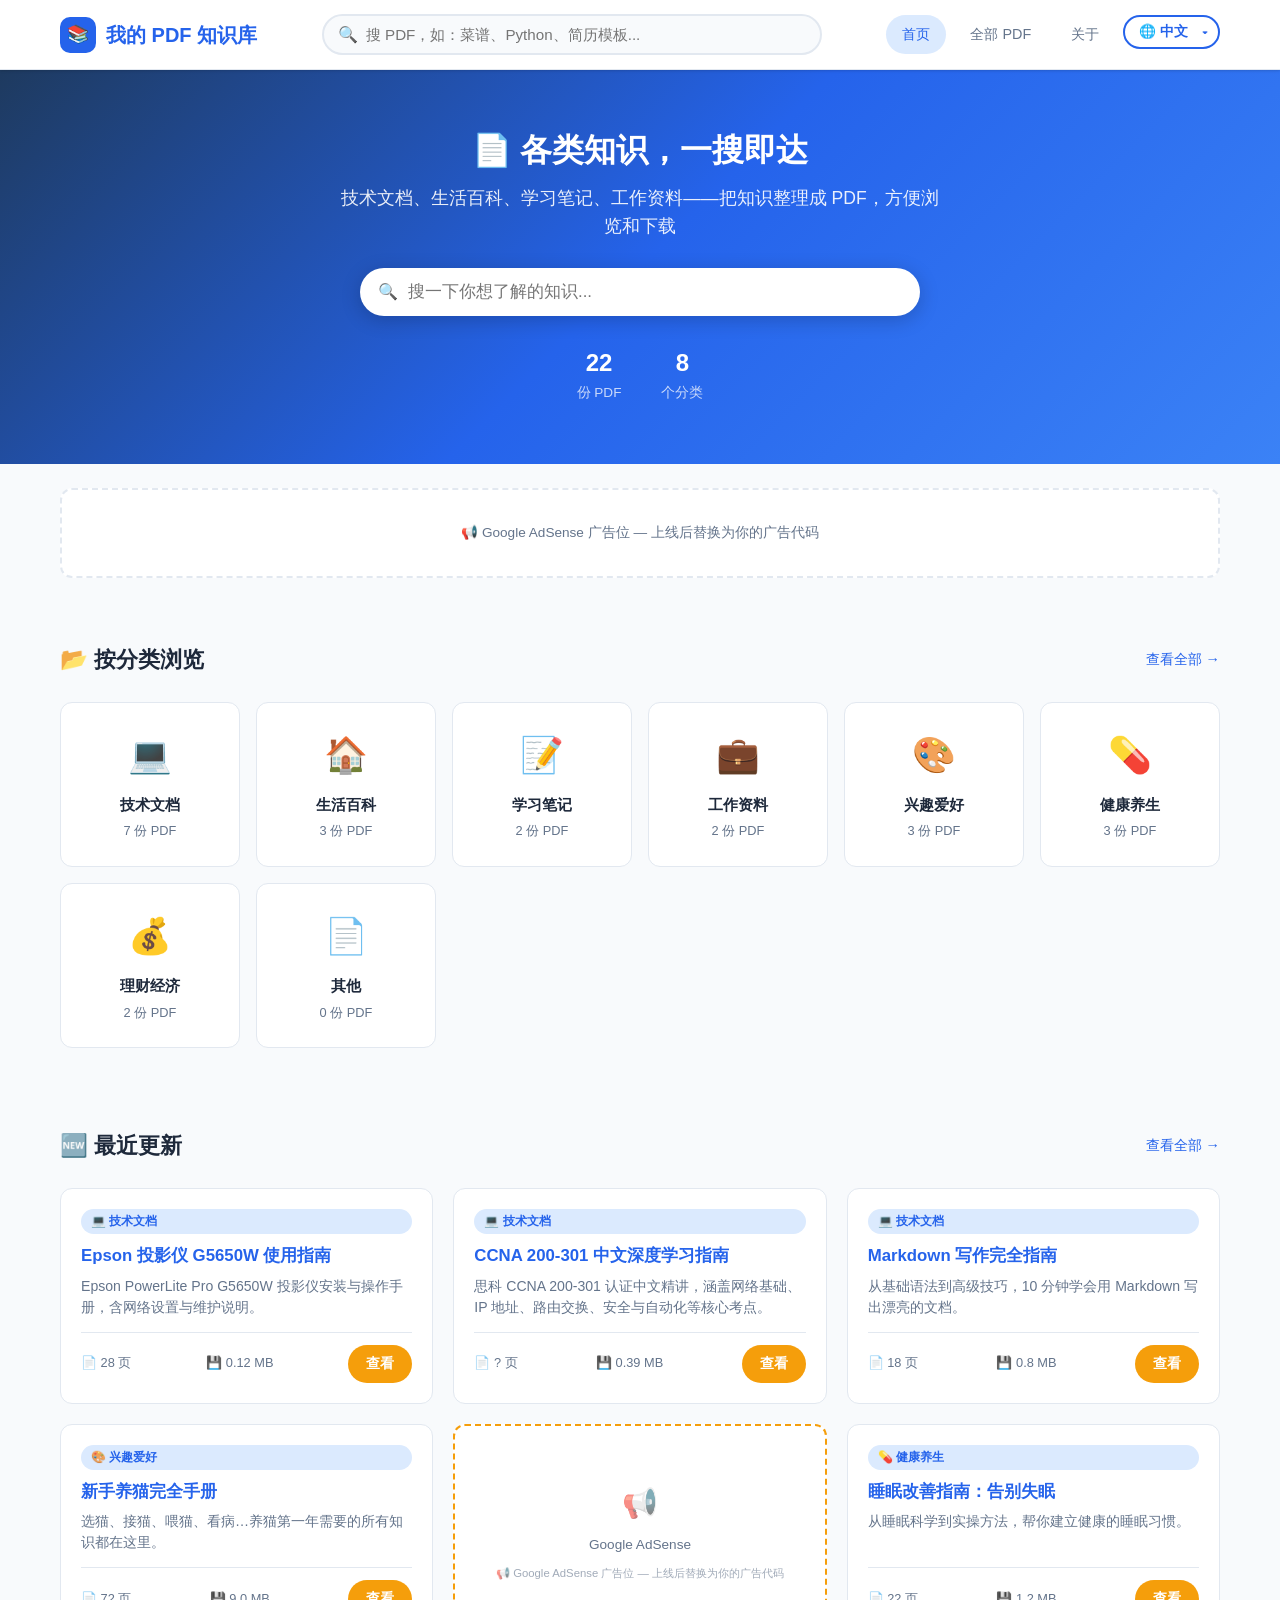
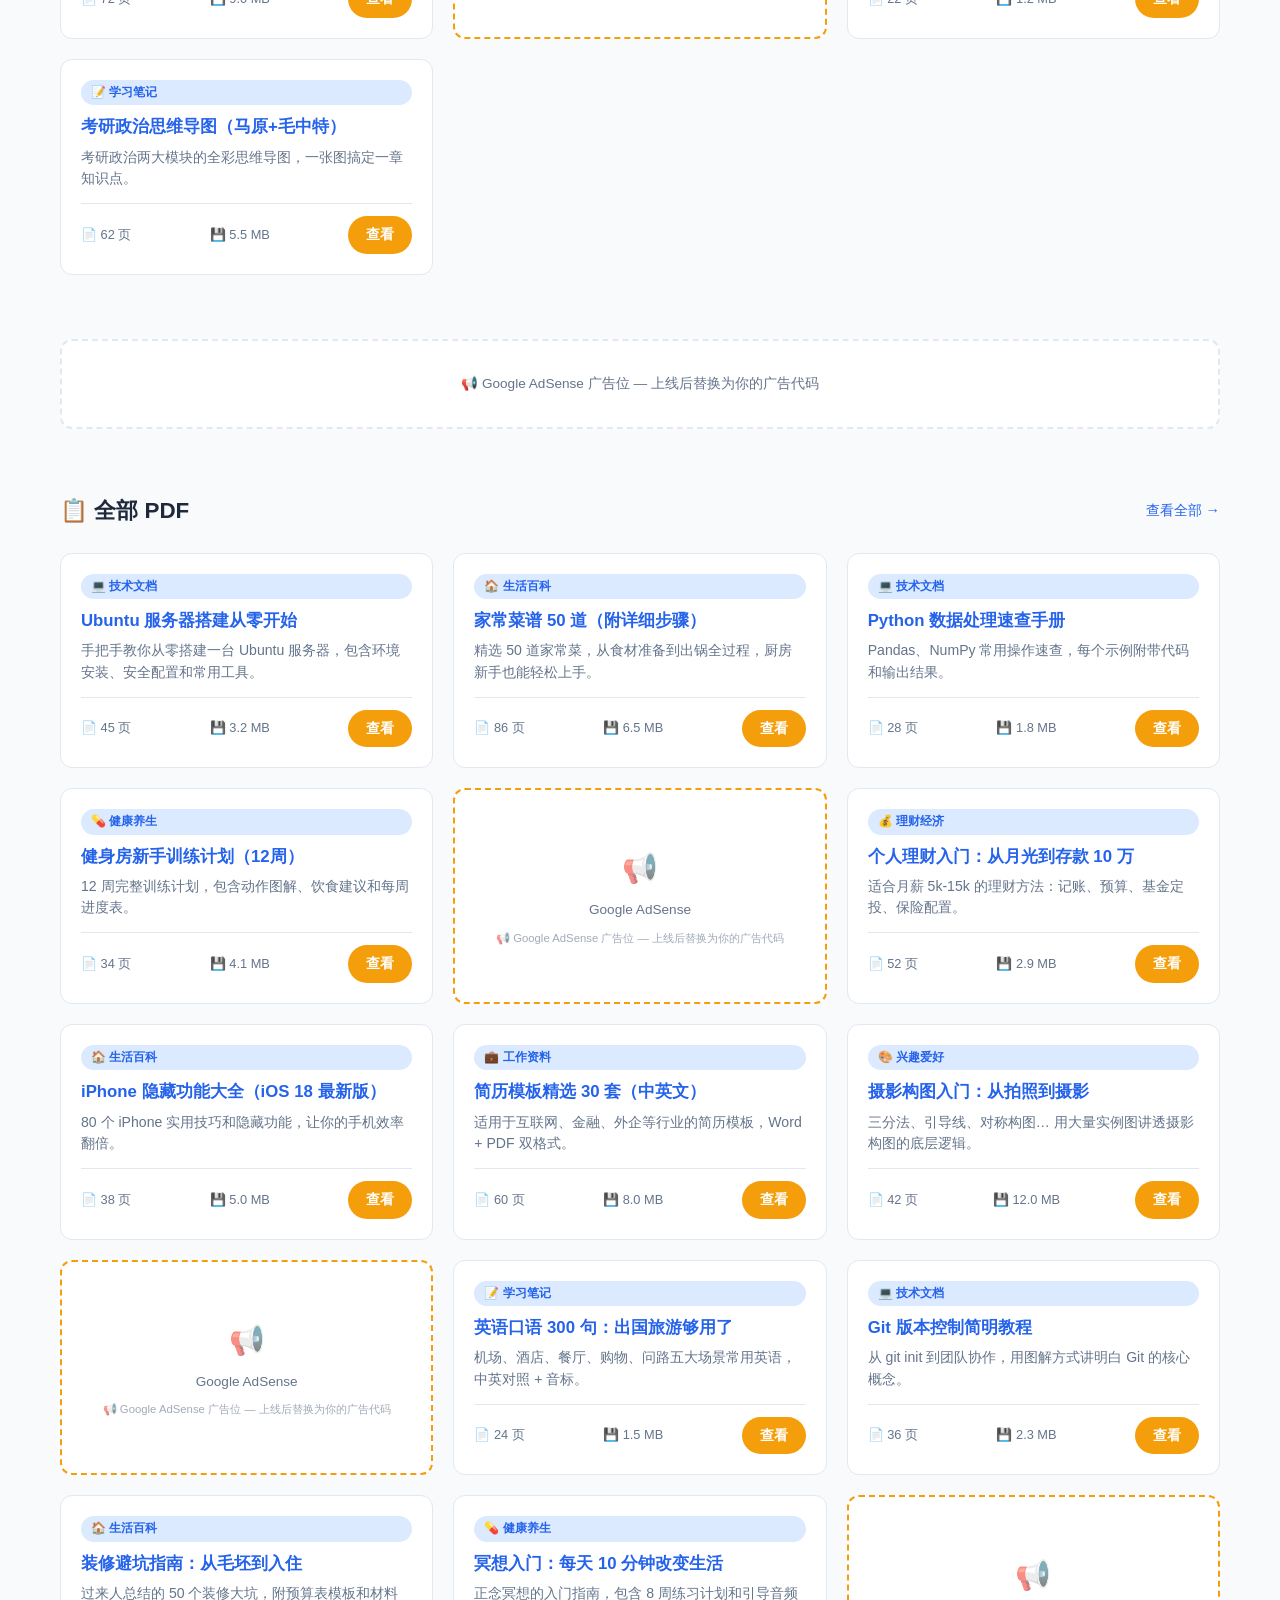
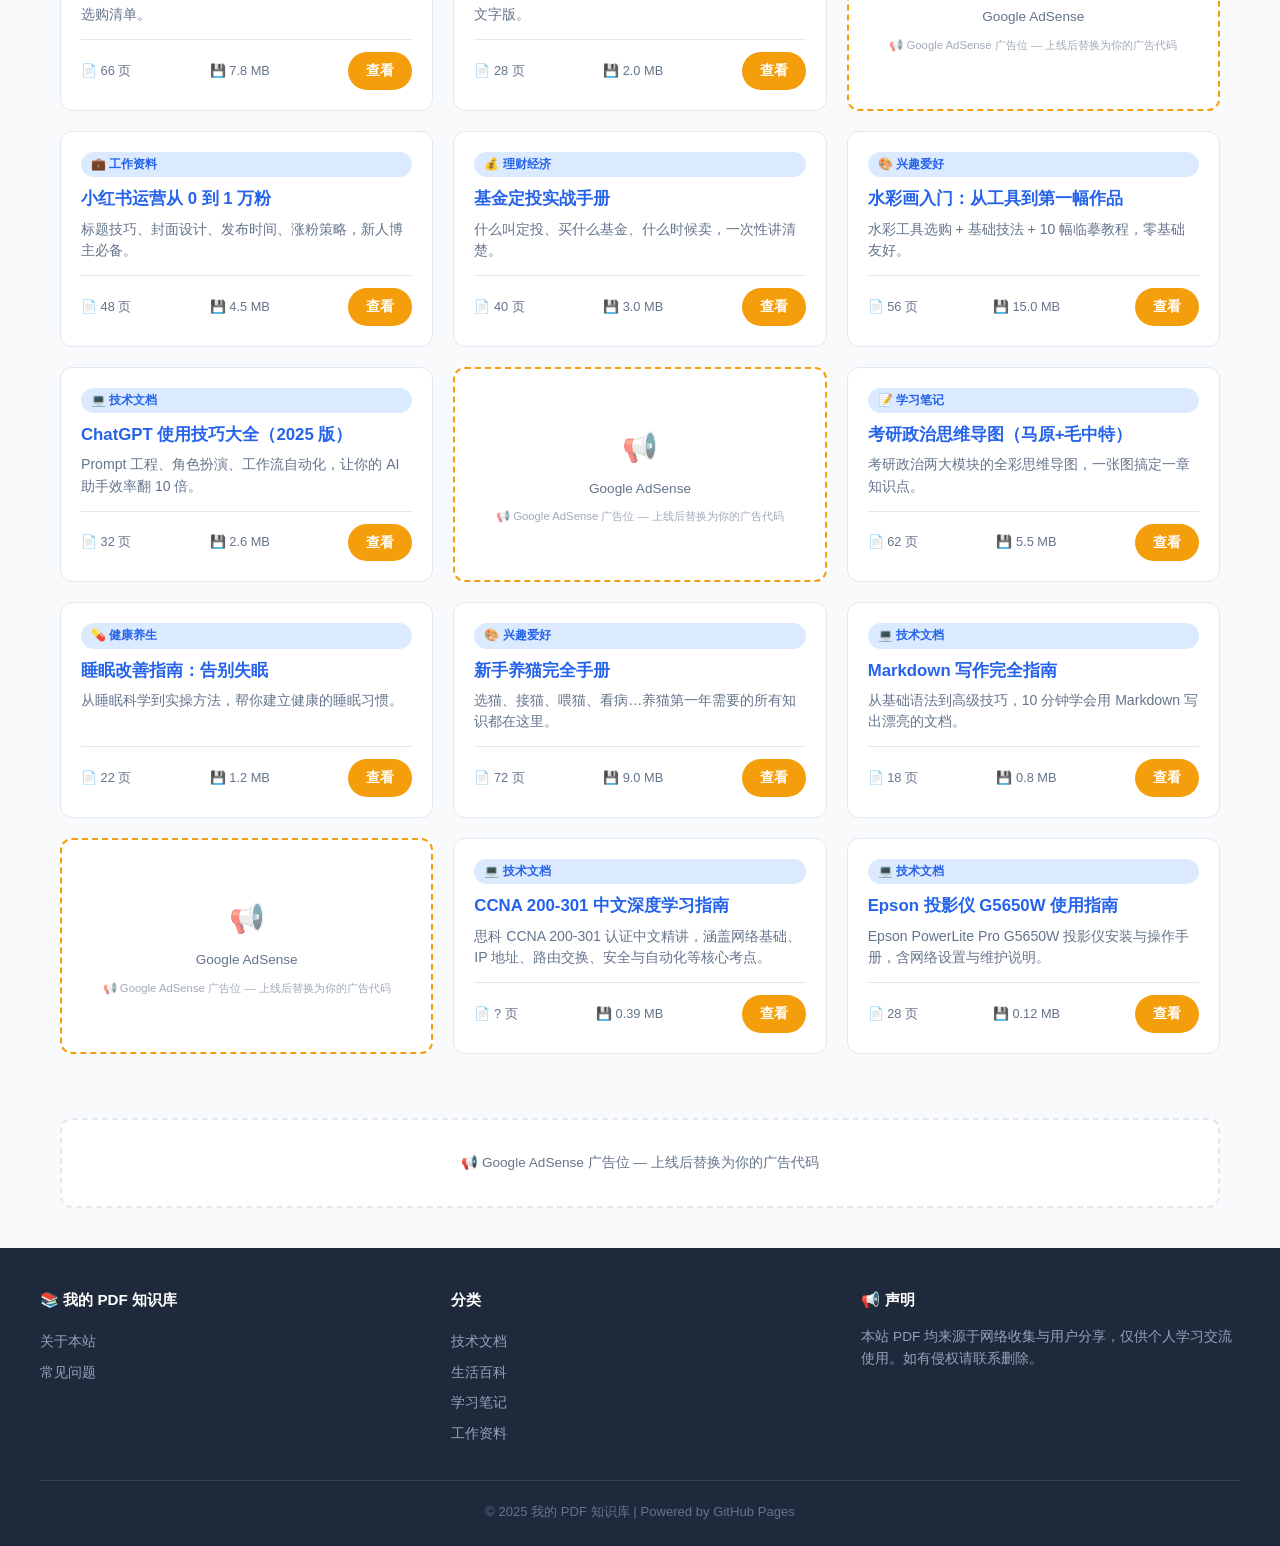
<file: index.html>
<!DOCTYPE html>
<html lang="zh-CN">
<head>
  <meta charset="UTF-8">
  <meta name="viewport" content="width=device-width, initial-scale=1.0">

  <!-- ===== SEO: 基础 Meta ===== -->
  <title>免费 PDF 下载 | 技术/生活/学习/理财知识库 — 我的 PDF 知识库</title>
  <meta name="description" content="免费下载各类实用 PDF 资料：技术文档、生活百科、学习笔记、工作资料、理财经济。整理精选，一搜即达。">
  <meta name="keywords" content="PDF下载,免费PDF,技术文档,学习笔记,知识库,生活百科,工作资料,理财,健康,免费资料下载">
  <meta name="author" content="我的 PDF 知识库">
  <meta name="robots" content="index, follow, max-image-preview:large, max-snippet:-1, max-video-preview:-1">
  <link rel="canonical" href="https://learninghub-pro.github.io/pdf-knowledge-base-/">

  <!-- ===== SEO: Open Graph (Facebook/社交分享) ===== -->
  <meta property="og:type" content="website">
  <meta property="og:title" content="免费 PDF 下载 — 我的 PDF 知识库">
  <meta property="og:description" content="免费下载各类实用 PDF：技术文档、生活百科、学习笔记、工作资料、理财经济。整理精选，一搜即达。">
  <meta property="og:url" content="https://learninghub-pro.github.io/pdf-knowledge-base-/">
  <meta property="og:site_name" content="我的 PDF 知识库">
  <meta property="og:locale" content="zh_CN">

  <!-- ===== SEO: Twitter Card ===== -->
  <meta name="twitter:card" content="summary_large_image">
  <meta name="twitter:title" content="免费 PDF 下载 — 我的 PDF 知识库">
  <meta name="twitter:description" content="免费下载各类实用 PDF：技术文档、生活百科、学习笔记、工作资料。">

  <!-- ===== SEO: JSON-LD 结构化数据 ===== -->
  <script type="application/ld+json">
  {
    "@context": "https://schema.org",
    "@type": "WebSite",
    "name": "我的 PDF 知识库",
    "url": "https://learninghub-pro.github.io/pdf-knowledge-base-/",
    "description": "免费下载各类实用 PDF 资料：技术文档、生活百科、学习笔记、工作资料、理财经济",
    "potentialAction": {
      "@type": "SearchAction",
      "target": {
        "@type": "EntryPoint",
        "urlTemplate": "https://learninghub-pro.github.io/pdf-knowledge-base-/search.html?q={search_term_string}"
      },
      "query-input": "required name=search_term_string"
    },
    "inLanguage": ["zh-CN", "en"]
  }
  </script>

  <link rel="stylesheet" href="css/style.css">
</head>
<body>

<header class="header">
  <div class="header-inner">
    <a href="index.html" class="logo">
      <span class="logo-icon">📚</span>
      <span data-i18n="siteName">我的 PDF 知识库</span>
    </a>
    <div class="search-bar">
      <span class="search-icon">🔍</span>
      <input type="text" id="headerSearch" data-i18n="searchPlaceholder" placeholder="搜 PDF，如：菜谱、Python、简历模板...">
    </div>
    <nav class="nav-links">
      <a href="index.html" class="active" data-i18n="navHome">首页</a>
      <a href="search.html" data-i18n="navAll">全部 PDF</a>
      <a href="about.html" data-i18n="navAbout">关于</a>
    </nav>
  </div>
</header>

<section class="hero">
  <div class="container">
    <h1 data-i18n="heroTitle">📄 各类知识，一搜即达</h1>
    <p data-i18n="heroDesc">技术文档、生活百科、学习笔记、工作资料——把知识整理成 PDF，方便浏览和下载</p>
    <div class="hero-search">
      <span class="search-icon">🔍</span>
      <input type="text" id="heroSearch" data-i18n="heroSearchPlaceholder" placeholder="搜一下你想了解的知识...">
    </div>
    <div class="hero-stats">
      <div class="hero-stat">
        <div class="num" id="totalResources">20</div>
        <div class="label" data-i18n="heroStatFiles">份 PDF</div>
      </div>
      <div class="hero-stat">
        <div class="num" id="totalCategories">8</div>
        <div class="label" data-i18n="heroStatCats">个分类</div>
      </div>
    </div>
  </div>
</section>

<div class="ad-banner">
  <div class="ad-placeholder" data-i18n="adPlaceholder">📢 Google AdSense 广告位 — 上线后替换为你的广告代码</div>
</div>

<section class="section">
  <div class="container">
    <div class="section-header">
      <h2 class="section-title" data-i18n="sectionCategories">📂 按分类浏览</h2>
      <a href="search.html" class="section-link" data-i18n="viewAll">查看全部 →</a>
    </div>
    <div class="category-grid" id="categoryGrid"></div>
  </div>
</section>

<section class="section">
  <div class="container">
    <div class="section-header">
      <h2 class="section-title" data-i18n="sectionLatest">🆕 最近更新</h2>
      <a href="search.html" class="section-link" data-i18n="viewAll">查看全部 →</a>
    </div>
    <div class="resource-grid" id="newResources"></div>
  </div>
</section>

<div class="ad-banner">
  <div class="ad-placeholder" data-i18n="adPlaceholder">📢 Google AdSense 广告位 — 上线后替换为你的广告代码</div>
</div>

<section class="section">
  <div class="container">
    <div class="section-header">
      <h2 class="section-title" data-i18n="sectionAll">📋 全部 PDF</h2>
      <a href="search.html" class="section-link" data-i18n="viewAll">查看全部 →</a>
    </div>
    <div class="resource-grid" id="hotResources"></div>
  </div>
</section>

<div class="ad-banner">
  <div class="ad-placeholder" data-i18n="adPlaceholder">📢 Google AdSense 广告位 — 上线后替换为你的广告代码</div>
</div>

<footer class="footer">
  <div class="footer-grid">
    <div class="footer-col">
      <h4>📚 <span data-i18n="siteName">我的 PDF 知识库</span></h4>
      <a href="about.html" data-i18n="footerAbout">关于本站</a>
      <a href="about.html#faq" data-i18n="footerFAQ">常见问题</a>
    </div>
    <div class="footer-col">
      <h4 data-i18n="footerCats">📂 分类</h4>
      <a href="search.html?category=tech" data-i18n="catTech">技术文档</a>
      <a href="search.html?category=life" data-i18n="catLife">生活百科</a>
      <a href="search.html?category=study" data-i18n="catStudy">学习笔记</a>
      <a href="search.html?category=work" data-i18n="catWork">工作资料</a>
    </div>
    <div class="footer-col">
      <h4>📢 声明</h4>
      <p style="font-size:0.85rem;color:#94a3b8;" data-i18n="footerDisclaimer">本站 PDF 均来源于网络收集与用户分享，仅供个人学习交流使用。如有侵权请联系删除。</p>
    </div>
  </div>
  <div class="footer-bottom">
    <p data-i18n="footerCopyright">© 2025 我的 PDF 知识库 | Powered by GitHub Pages</p>
  </div>
</footer>

<button class="back-to-top" id="backToTop" title="回到顶部">↑</button>

<div class="ad-sticky-bottom" id="adSticky">
  <button class="ad-sticky-close" onclick="document.getElementById('adSticky').style.display='none'" title="关闭">✕</button>
  <span>📢 Google AdSense</span>
</div>

<script src="js/i18n.js"></script>
<script src="js/data.js"></script>
<script src="js/main.js"></script>
</body>
</html>
</file>
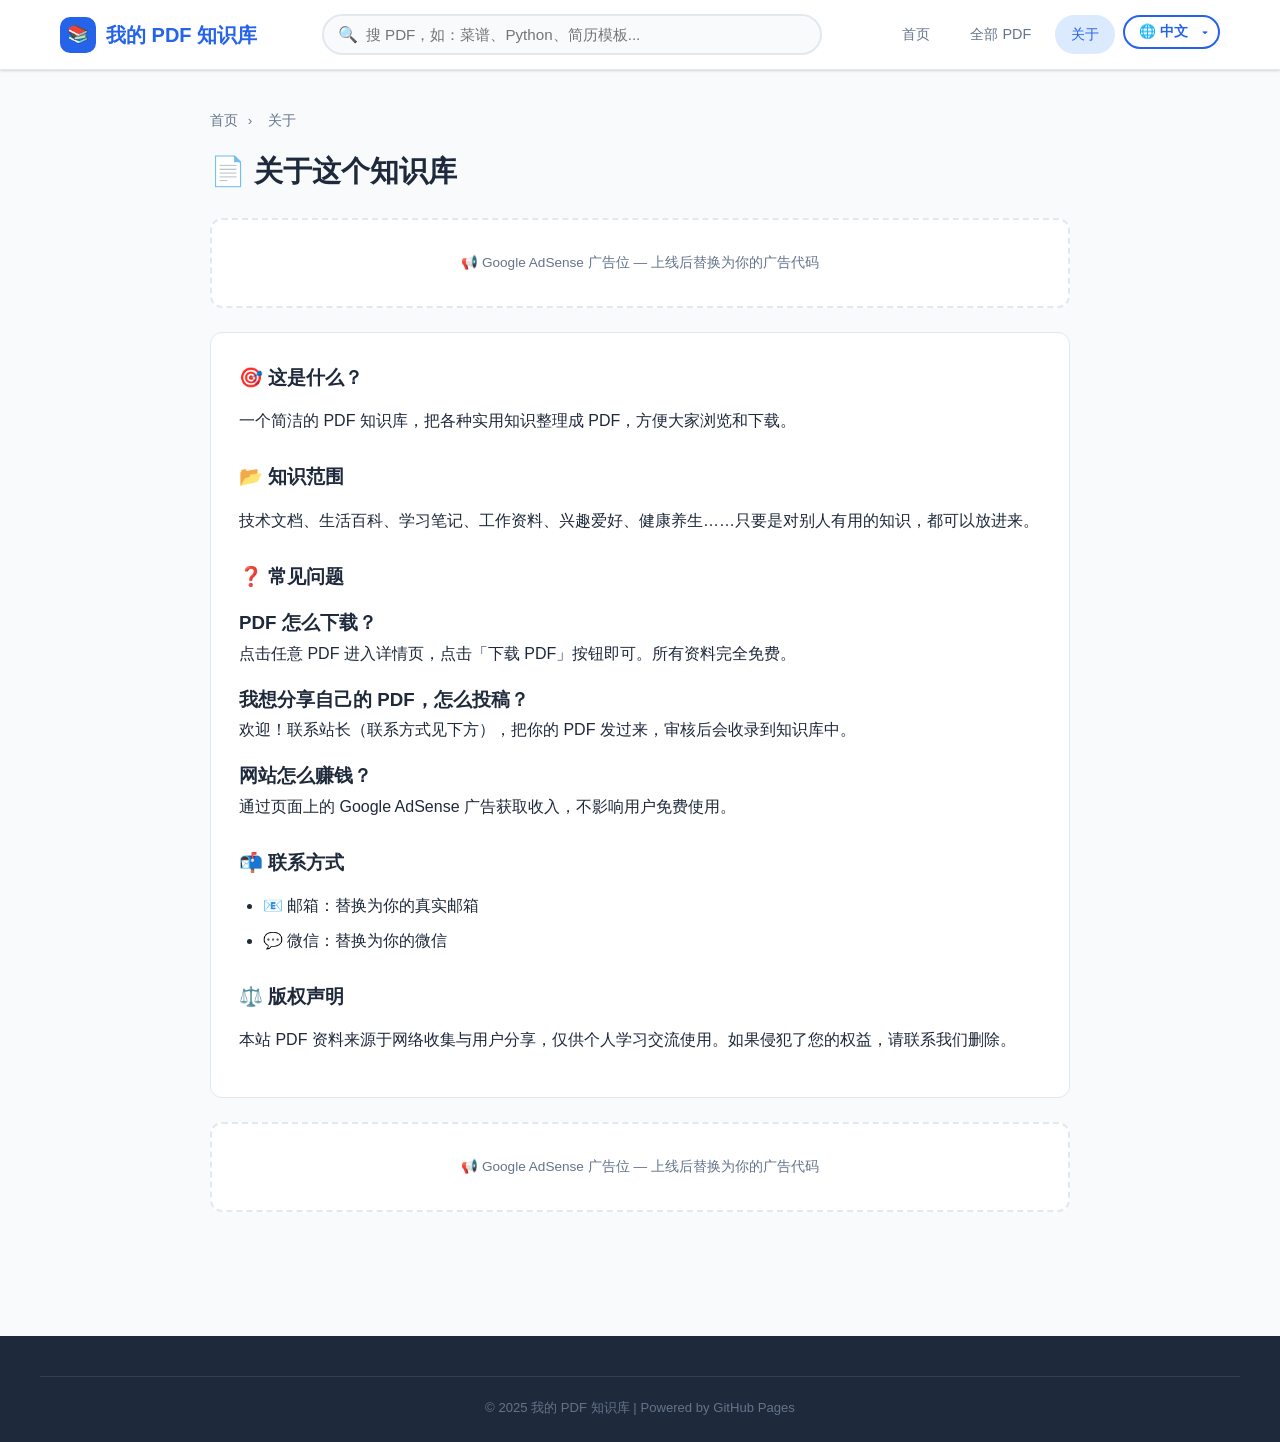
<file: about.html>
<!DOCTYPE html>
<html lang="zh-CN">
<head>
  <meta charset="UTF-8">
  <meta name="viewport" content="width=device-width, initial-scale=1.0">
  <title data-i18n="navAbout">关于 - 我的 PDF 知识库</title>
  <meta name="description" content="关于我的 PDF 知识库 — 一个干净好用的 PDF 知识分享平台。">
  <link rel="stylesheet" href="css/style.css">
</head>
<body>

<header class="header">
  <div class="header-inner">
    <a href="index.html" class="logo">
      <span class="logo-icon">📚</span>
      <span data-i18n="siteName">我的 PDF 知识库</span>
    </a>
    <div class="search-bar">
      <span class="search-icon">🔍</span>
      <input type="text" id="headerSearch" data-i18n="searchPlaceholder" placeholder="搜 PDF...">
    </div>
    <nav class="nav-links">
      <a href="index.html" data-i18n="navHome">首页</a>
      <a href="search.html" data-i18n="navAll">全部 PDF</a>
      <a href="about.html" class="active" data-i18n="navAbout">关于</a>
    </nav>
  </div>
</header>

<div class="detail-container">
  <div class="breadcrumb">
    <a href="index.html" data-i18n="detailBreadcrumb">首页</a> <span>›</span> <span data-i18n="navAbout">关于</span>
  </div>

  <h1 style="font-size:1.8rem;font-weight:700;margin-bottom:24px;" data-i18n="aboutTitle">📄 关于这个知识库</h1>

  <div class="ad-banner" style="margin:0 0 24px;padding:0;">
    <div class="ad-placeholder" data-i18n="adPlaceholder">📢 Google AdSense 广告位</div>
  </div>

  <div class="detail-content">
    <h2 data-i18n="aboutWhatTitle">🎯 这是什么？</h2>
    <p data-i18n="aboutWhatContent">一个简洁的 PDF 知识库，把各种实用知识整理成 PDF，方便大家浏览和下载。</p>

    <h2 data-i18n="aboutScopeTitle">📂 知识范围</h2>
    <p data-i18n="aboutScopeContent">技术文档、生活百科、学习笔记、工作资料、兴趣爱好、健康养生……只要是对别人有用的知识，都可以放进来。</p>

    <h2 data-i18n="aboutFAQTitle">❓ 常见问题</h2>

    <h3 data-i18n="aboutFAQDownload">PDF 怎么下载？</h3>
    <p data-i18n="aboutFAQDownloadA">点击任意 PDF 进入详情页，点击「下载 PDF」按钮即可。所有资料完全免费。</p>

    <h3 data-i18n="aboutFAQSubmit">我想分享自己的 PDF，怎么投稿？</h3>
    <p data-i18n="aboutFAQSubmitA">欢迎！联系站长（联系方式见下方），把你的 PDF 发过来，审核后会收录到知识库中。</p>

    <h3 data-i18n="aboutFAQMakeMoney">网站怎么赚钱？</h3>
    <p data-i18n="aboutFAQMakeMoneyA">通过页面上的 Google AdSense 广告获取收入，不影响用户免费使用。</p>

    <h2 data-i18n="aboutContactTitle">📬 联系方式</h2>
    <ul>
      <li data-i18n="aboutContactEmail">📧 邮箱：替换为你的真实邮箱</li>
      <li data-i18n="aboutContactWechat">💬 微信：替换为你的微信</li>
    </ul>

    <h2 data-i18n="aboutCopyrightTitle">⚖️ 版权声明</h2>
    <p data-i18n="aboutCopyrightContent">本站 PDF 资料来源于网络收集与用户分享，仅供个人学习交流使用。如果侵犯了您的权益，请联系我们删除。</p>
  </div>

  <div class="ad-banner" style="margin:24px 0;padding:0;">
    <div class="ad-placeholder" data-i18n="adPlaceholder">📢 Google AdSense 广告位</div>
  </div>
</div>

<footer class="footer">
  <div class="footer-bottom">
    <p data-i18n="footerCopyright">© 2025 我的 PDF 知识库 | Powered by GitHub Pages</p>
  </div>
</footer>

<button class="back-to-top" id="backToTop">↑</button>

<div class="ad-sticky-bottom" id="adSticky">
  <button class="ad-sticky-close" onclick="document.getElementById('adSticky').style.display='none'" title="关闭">✕</button>
  <span>📢 Google AdSense</span>
</div>

<script src="js/i18n.js"></script>
<script src="js/data.js"></script>
<script src="js/main.js"></script>
</body>
</html>
</file>
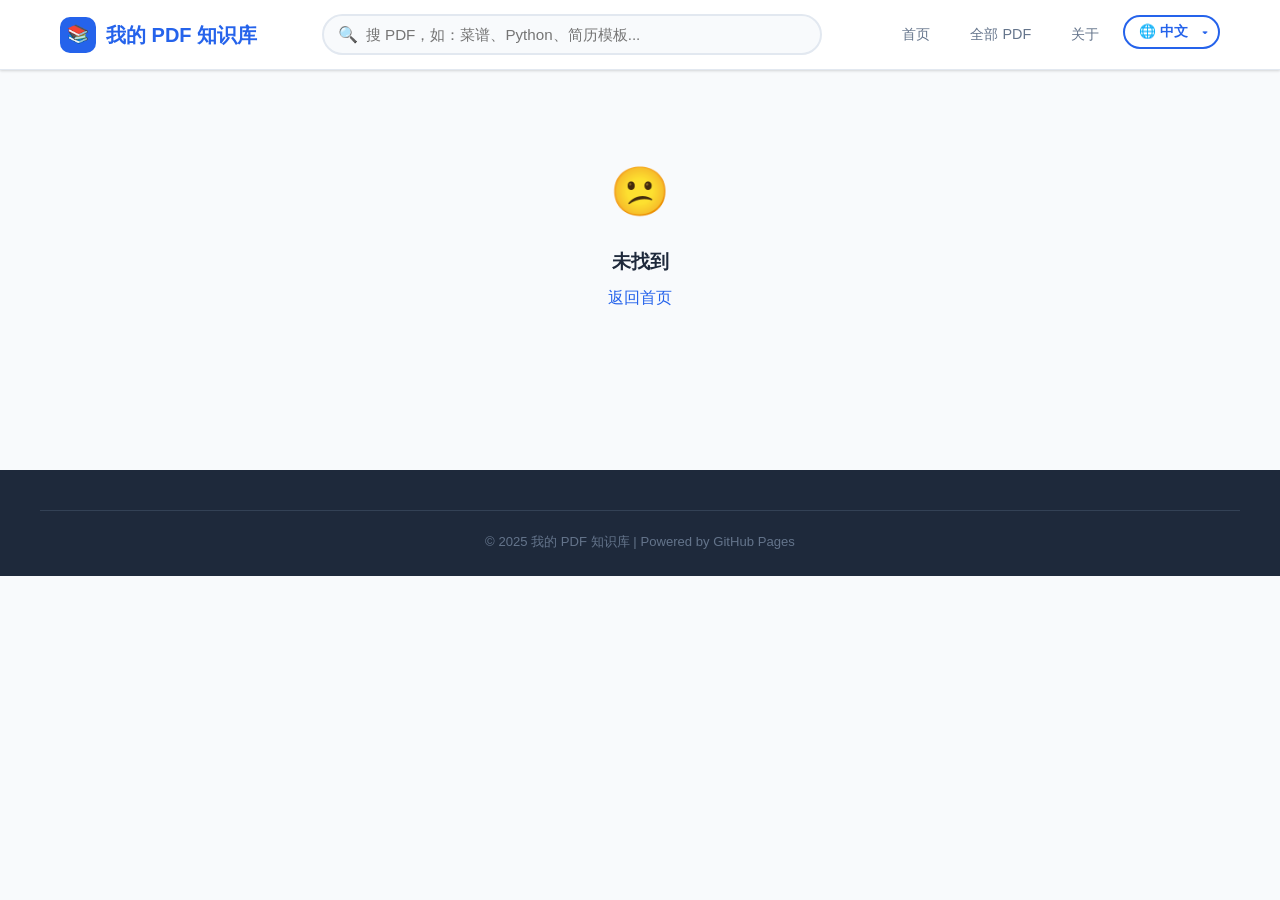
<file: detail.html>
<!DOCTYPE html>
<html lang="zh-CN">
<head>
  <meta charset="UTF-8">
  <meta name="viewport" content="width=device-width, initial-scale=1.0">

  <!-- SEO meta 由 JS 动态注入，这里是默认值 -->
  <title id="pageTitle">PDF 详情 — 我的 PDF 知识库</title>
  <meta name="description" id="pageDesc" content="免费下载优质 PDF 资料 — 我的 PDF 知识库">
  <meta name="keywords" id="pageKeywords" content="PDF下载,免费资料,知识库">
  <meta name="robots" content="index, follow, max-snippet:-1">
  <link rel="canonical" id="pageCanonical" href="https://learninghub-pro.github.io/pdf-knowledge-base-/detail.html">

  <!-- Open Graph 动态由 JS 注入 -->
  <meta property="og:type" content="article" id="ogType">
  <meta property="og:title" id="ogTitle" content="PDF 详情 — 我的 PDF 知识库">
  <meta property="og:description" id="ogDesc" content="免费下载优质 PDF 资料">
  <meta property="og:url" id="ogUrl" content="https://learninghub-pro.github.io/pdf-knowledge-base-/detail.html">
  <meta property="og:site_name" content="我的 PDF 知识库">

  <!-- JSON-LD 动态由 JS 注入 -->
  <script type="application/ld+json" id="jsonLd">{}</script>

  <link rel="stylesheet" href="css/style.css">
  <style>
    .pdf-viewer {
      background: #f1f5f9;
      border-radius: 12px;
      padding: 60px 20px;
      text-align: center;
      margin: 24px 0;
    }
    .pdf-viewer .pdf-icon { font-size: 4rem; margin-bottom: 16px; }
    .pdf-viewer h3 { margin-bottom: 8px; color: #1e293b; }
    .pdf-viewer p { color: #64748b; margin-bottom: 20px; }
    .tag-list { display: flex; flex-wrap: wrap; gap: 8px; margin-top: 16px; }
    .tag {
      padding: 4px 12px;
      background: #dbeafe;
      color: #2563eb;
      border-radius: 50px;
      font-size: 0.8rem;
      font-weight: 500;
    }
  </style>
</head>
<body>

<header class="header">
  <div class="header-inner">
    <a href="index.html" class="logo">
      <span class="logo-icon">📚</span>
      <span data-i18n="siteName">我的 PDF 知识库</span>
    </a>
    <div class="search-bar">
      <span class="search-icon">🔍</span>
      <input type="text" id="headerSearch" data-i18n="searchPlaceholder" placeholder="搜 PDF...">
    </div>
    <nav class="nav-links">
      <a href="index.html" data-i18n="navHome">首页</a>
      <a href="search.html" data-i18n="navAll">全部 PDF</a>
      <a href="about.html" data-i18n="navAbout">关于</a>
    </nav>
  </div>
</header>

<div class="detail-container">

  <div class="breadcrumb" id="breadcrumb"></div>

  <div class="ad-sidebar" style="margin-bottom:24px;">
    <span class="ad-sidebar-icon">📢</span>
    <span data-i18n="adPlaceholder">Google AdSense</span>
  </div>

  <div class="detail-header">
    <span class="detail-badge" id="detailBadge"></span>
    <h1 class="detail-title" id="detailTitle"></h1>

    <div class="detail-info">
      <span>📄 <span id="detailPages"></span></span>
      <span>💾 <span id="detailSize"></span></span>
    </div>

    <div class="tag-list" id="tagList"></div>

    <div class="detail-actions" style="margin-top:20px;">
      <a href="#" class="btn-primary" id="btnDownload" style="font-size:1rem;" data-i18n="detailDownload">📥 下载 PDF</a>
      <button class="btn-outline" onclick="window.print()" data-i18n="detailPrint">🖨️ 打印</button>
    </div>
  </div>

  <div class="ad-banner" style="margin:0 0 24px;padding:0;">
    <div class="ad-placeholder" data-i18n="adPlaceholder">📢 Google AdSense 广告位</div>
  </div>

  <div class="detail-content">
    <h2 data-i18n="detailDescTitle">📌 内容简介</h2>
    <p id="detailDesc"></p>

    <div class="pdf-viewer">
      <div class="pdf-icon">📄</div>
      <h3 id="pdfFileName">文件名.pdf</h3>
      <p data-i18n="detailClickToDownload">点击上方「下载 PDF」按钮获取完整文件</p>
      <p style="font-size:0.85rem;color:#94a3b8;" data-i18n="detailFilePathHint">提示：把真实的 PDF 文件放到 pdf/ 文件夹下，然后修改 js/data.js 里的 file 字段即可</p>
    </div>
  </div>

  <div class="ad-banner" style="margin:24px 0;padding:0;">
    <div class="ad-placeholder" data-i18n="adPlaceholder">📢 Google AdSense 广告位</div>
  </div>

  <div class="ad-sidebar" style="margin-bottom:28px;">
    <span class="ad-sidebar-icon">📢</span>
    <span data-i18n="adPlaceholder">Google AdSense</span>
  </div>

  <div id="relatedSection" style="display:none;">
    <div class="section-header">
      <h2 class="section-title" data-i18n="detailRelated">📌 同分类下的其他 PDF</h2>
    </div>
    <div class="resource-grid" id="relatedResources"></div>
  </div>

</div>

<footer class="footer">
  <div class="footer-bottom">
    <p data-i18n="footerCopyright">© 2025 我的 PDF 知识库 | Powered by GitHub Pages</p>
  </div>
</footer>

<button class="back-to-top" id="backToTop">↑</button>

<div class="ad-sticky-bottom" id="adSticky">
  <button class="ad-sticky-close" onclick="document.getElementById('adSticky').style.display='none'" title="关闭">✕</button>
  <span>📢 Google AdSense</span>
</div>

<script src="js/i18n.js"></script>
<script src="js/data.js"></script>
<script src="js/main.js"></script>
</body>
</html>
</file>
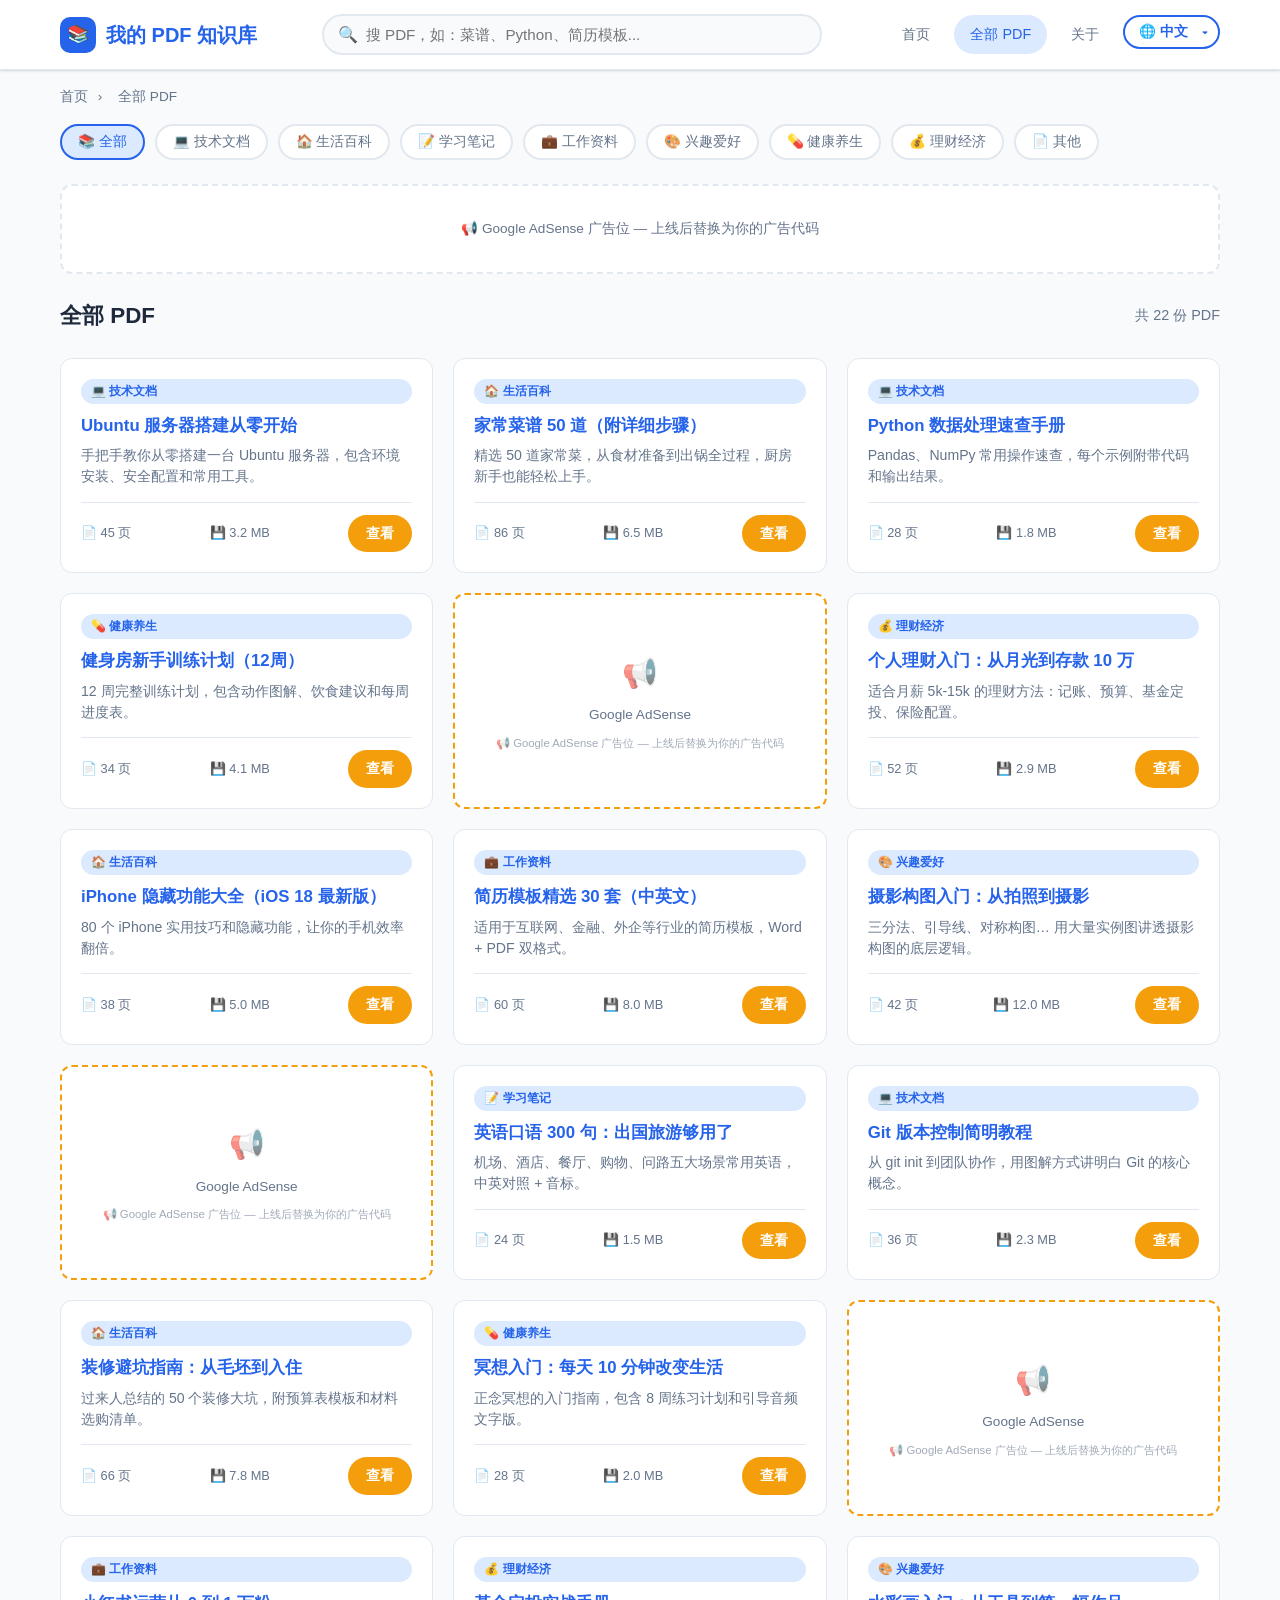
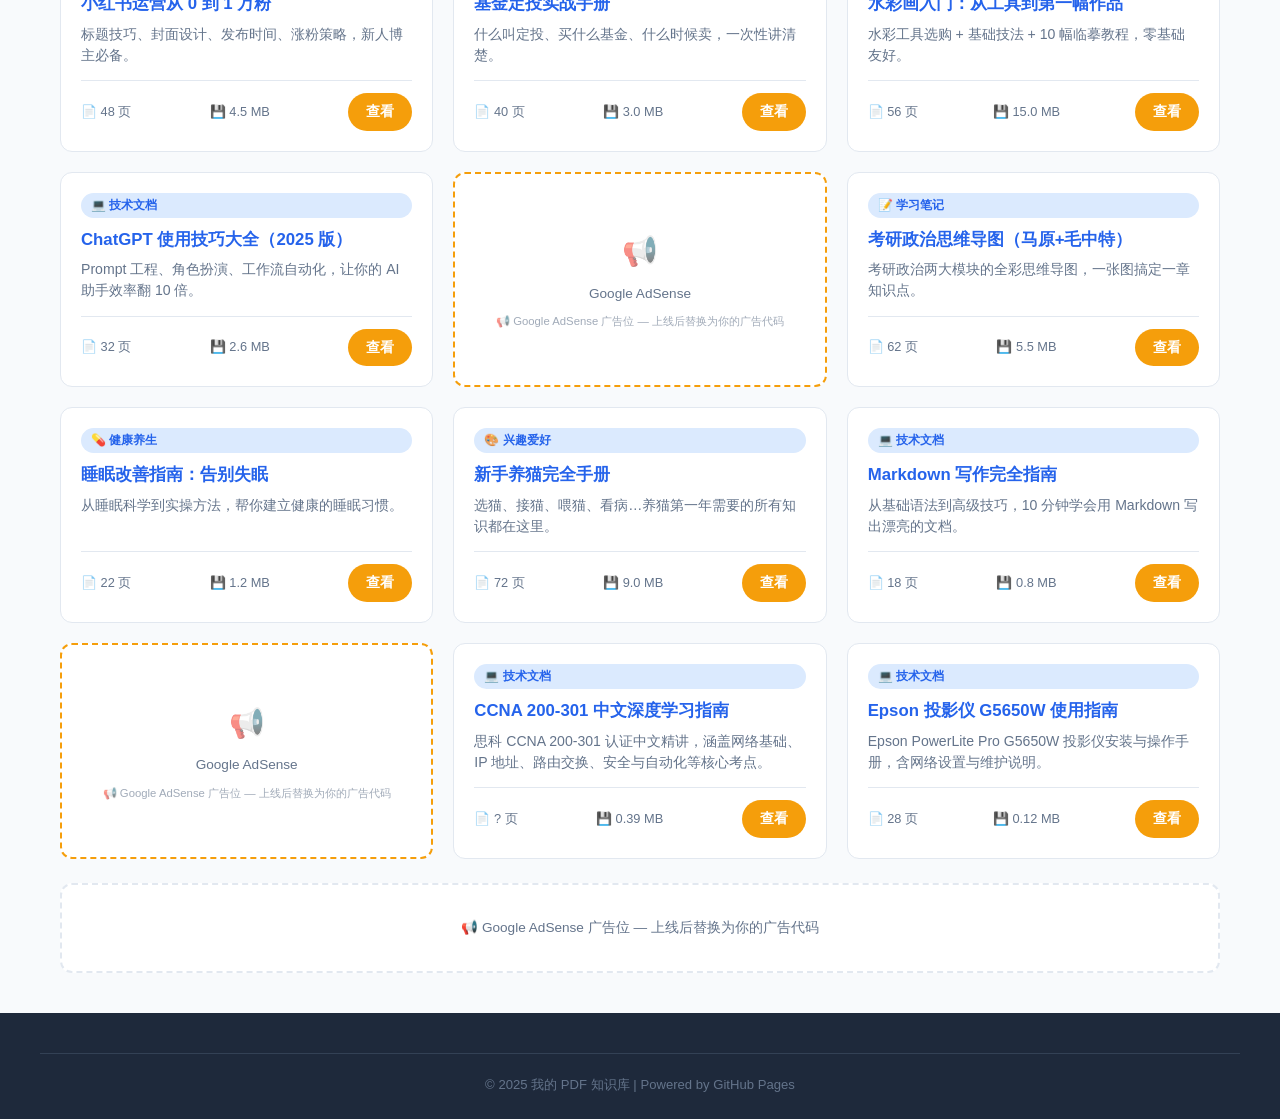
<file: search.html>
<!DOCTYPE html>
<html lang="zh-CN">
<head>
  <meta charset="UTF-8">
  <meta name="viewport" content="width=device-width, initial-scale=1.0">

  <!-- ===== SEO: 基础 Meta ===== -->
  <title>全部免费 PDF 资料 — 按分类浏览 | 我的 PDF 知识库</title>
  <meta name="description" content="浏览全部免费 PDF 资料：技术文档、生活百科、学习笔记、工作资料、理财经济、健康养生。按分类筛选，按关键词搜索，免费下载。">
  <meta name="keywords" content="PDF下载,免费PDF资料,技术文档下载,学习笔记PDF,工作资料PDF,理财PDF,健康PDF">
  <meta name="robots" content="index, follow, max-snippet:-1">
  <link rel="canonical" href="https://learninghub-pro.github.io/pdf-knowledge-base-/search.html">

  <!-- ===== SEO: Open Graph ===== -->
  <meta property="og:type" content="website">
  <meta property="og:title" content="全部免费 PDF 资料 — 我的 PDF 知识库">
  <meta property="og:description" content="浏览全部免费 PDF 资料，按分类筛选或关键词搜索，免费下载。">
  <meta property="og:url" content="https://learninghub-pro.github.io/pdf-knowledge-base-/search.html">
  <meta property="og:site_name" content="我的 PDF 知识库">

  <!-- ===== SEO: JSON-LD ===== -->
  <script type="application/ld+json">
  {
    "@context": "https://schema.org",
    "@type": "CollectionPage",
    "name": "全部 PDF 资料",
    "description": "免费浏览和下载各类 PDF 知识资料",
    "url": "https://learninghub-pro.github.io/pdf-knowledge-base-/search.html",
    "isPartOf": {
      "@type": "WebSite",
      "name": "我的 PDF 知识库",
      "url": "https://learninghub-pro.github.io/pdf-knowledge-base-/"
    }
  }
  </script>

  <link rel="stylesheet" href="css/style.css">
</head>
<body>

<header class="header">
  <div class="header-inner">
    <a href="index.html" class="logo">
      <span class="logo-icon">📚</span>
      <span data-i18n="siteName">我的 PDF 知识库</span>
    </a>
    <div class="search-bar">
      <span class="search-icon">🔍</span>
      <input type="text" id="searchInput" data-i18n="searchPlaceholder" placeholder="搜 PDF...">
    </div>
    <nav class="nav-links">
      <a href="index.html" data-i18n="navHome">首页</a>
      <a href="search.html" class="active" data-i18n="navAll">全部 PDF</a>
      <a href="about.html" data-i18n="navAbout">关于</a>
    </nav>
  </div>
</header>

<main class="container">
  <div class="breadcrumb">
    <a href="index.html" data-i18n="detailBreadcrumb">首页</a> <span>›</span> <span data-i18n="searchBreadcrumb">全部 PDF</span>
  </div>

  <div class="filter-bar" id="filterBar"></div>

  <div class="ad-banner" style="margin:0 0 24px;padding:0;">
    <div class="ad-placeholder" data-i18n="adPlaceholder">📢 Google AdSense 广告位</div>
  </div>

  <div class="section-header">
    <h2 class="section-title" id="resultTitle" data-i18n="searchResultAll">全部 PDF</h2>
    <span style="color:#64748b;font-size:0.9rem;" id="resultCount"></span>
  </div>
  <div class="resource-grid" id="resourceGrid"></div>

  <div class="ad-banner" style="margin:24px 0 0;padding:0;">
    <div class="ad-placeholder" data-i18n="adPlaceholder">📢 Google AdSense 广告位</div>
  </div>
</main>

<footer class="footer">
  <div class="footer-bottom">
    <p data-i18n="footerCopyright">© 2025 我的 PDF 知识库 | Powered by GitHub Pages</p>
  </div>
</footer>

<button class="back-to-top" id="backToTop">↑</button>

<div class="ad-sticky-bottom" id="adSticky">
  <button class="ad-sticky-close" onclick="document.getElementById('adSticky').style.display='none'" title="关闭">✕</button>
  <span>📢 Google AdSense</span>
</div>

<script src="js/i18n.js"></script>
<script src="js/data.js"></script>
<script src="js/main.js"></script>
</body>
</html>
</file>
<file: css/style.css>
/* ============================================
   我的 PDF 知识库
   ============================================ */

/* --- Reset & Base --- */
*, *::before, *::after {
  box-sizing: border-box;
  margin: 0;
  padding: 0;
}

:root {
  --primary: #2563eb;
  --primary-dark: #1d4ed8;
  --primary-light: #dbeafe;
  --accent: #f59e0b;
  --accent-dark: #d97706;
  --bg: #f8fafc;
  --bg-card: #ffffff;
  --text: #1e293b;
  --text-secondary: #64748b;
  --border: #e2e8f0;
  --shadow: 0 1px 3px rgba(0,0,0,0.1), 0 1px 2px rgba(0,0,0,0.06);
  --shadow-md: 0 4px 6px rgba(0,0,0,0.07), 0 2px 4px rgba(0,0,0,0.06);
  --radius: 12px;
  --radius-sm: 8px;
}

html {
  scroll-behavior: smooth;
}

body {
  font-family: -apple-system, BlinkMacSystemFont, "Segoe UI", "PingFang SC",
    "Hiragino Sans GB", "Microsoft YaHei", "Helvetica Neue", Arial, sans-serif;
  background: var(--bg);
  color: var(--text);
  line-height: 1.6;
  min-height: 100vh;
}

a {
  color: var(--primary);
  text-decoration: none;
}

a:hover {
  color: var(--primary-dark);
}

img {
  max-width: 100%;
}

/* --- Layout --- */
.container {
  max-width: 1200px;
  margin: 0 auto;
  padding: 0 20px;
}

/* --- Header --- */
.header {
  background: var(--bg-card);
  border-bottom: 1px solid var(--border);
  position: sticky;
  top: 0;
  z-index: 100;
  box-shadow: var(--shadow);
}

.header-inner {
  display: flex;
  align-items: center;
  justify-content: space-between;
  padding: 14px 20px;
  max-width: 1200px;
  margin: 0 auto;
  flex-wrap: wrap;
  gap: 12px;
}

.logo {
  display: flex;
  align-items: center;
  gap: 10px;
  font-size: 1.25rem;
  font-weight: 700;
  color: var(--primary);
  white-space: nowrap;
}

.logo-icon {
  width: 36px;
  height: 36px;
  background: var(--primary);
  border-radius: 10px;
  display: flex;
  align-items: center;
  justify-content: center;
  color: #fff;
  font-size: 1.1rem;
}

/* --- Search Bar --- */
.search-bar {
  flex: 1;
  max-width: 500px;
  min-width: 240px;
  position: relative;
}

.search-bar input {
  width: 100%;
  padding: 10px 16px 10px 42px;
  border: 2px solid var(--border);
  border-radius: 50px;
  font-size: 0.95rem;
  outline: none;
  transition: border-color 0.2s, box-shadow 0.2s;
  background: var(--bg);
}

.search-bar input:focus {
  border-color: var(--primary);
  box-shadow: 0 0 0 3px var(--primary-light);
}

.search-icon {
  position: absolute;
  left: 16px;
  top: 50%;
  transform: translateY(-50%);
  color: var(--text-secondary);
  font-size: 1rem;
  pointer-events: none;
}

/* --- Navigation --- */
.nav-links {
  display: flex;
  gap: 8px;
  flex-wrap: wrap;
}

.nav-links a {
  padding: 8px 16px;
  border-radius: 50px;
  font-size: 0.9rem;
  font-weight: 500;
  color: var(--text-secondary);
  transition: all 0.2s;
  white-space: nowrap;
}

.nav-links a:hover,
.nav-links a.active {
  background: var(--primary-light);
  color: var(--primary);
}

/* --- Language Dropdown Selector --- */
.lang-selector {
  position: relative;
  display: inline-block;
}

.lang-btn {
  padding: 6px 30px 6px 14px;
  border-radius: 50px;
  border: 2px solid var(--primary);
  background: var(--bg-card);
  font-size: 0.85rem;
  font-weight: 600;
  cursor: pointer;
  transition: all 0.2s;
  color: var(--primary);
  white-space: nowrap;
  position: relative;
}

.lang-btn::after {
  content: '▾';
  position: absolute;
  right: 10px;
  top: 50%;
  transform: translateY(-50%);
  font-size: 0.7rem;
  transition: transform 0.2s;
}

.lang-btn:hover {
  background: var(--primary-light);
}

.lang-dropdown {
  position: absolute;
  top: calc(100% + 6px);
  right: 0;
  min-width: 120px;
  background: var(--bg-card);
  border: 2px solid var(--border);
  border-radius: var(--radius-sm);
  box-shadow: 0 8px 24px rgba(0,0,0,0.12);
  overflow: hidden;
  opacity: 0;
  visibility: hidden;
  transform: translateY(-6px);
  transition: all 0.2s;
  z-index: 200;
}

.lang-dropdown.open {
  opacity: 1;
  visibility: visible;
  transform: translateY(0);
}

.lang-option {
  padding: 10px 18px;
  font-size: 0.88rem;
  font-weight: 500;
  cursor: pointer;
  transition: background 0.15s;
  color: var(--text);
  white-space: nowrap;
}

.lang-option:hover {
  background: var(--primary-light);
  color: var(--primary);
}

.lang-option.active {
  background: var(--primary-light);
  color: var(--primary);
  font-weight: 700;
}

/* --- Hero Section --- */
.hero {
  background: linear-gradient(135deg, #1e3a5f 0%, #2563eb 50%, #3b82f6 100%);
  color: #fff;
  padding: 60px 20px;
  text-align: center;
}

.hero h1 {
  font-size: 2rem;
  font-weight: 800;
  margin-bottom: 12px;
  line-height: 1.3;
}

.hero p {
  font-size: 1.1rem;
  opacity: 0.9;
  max-width: 600px;
  margin: 0 auto 28px;
}

.hero-search {
  max-width: 560px;
  margin: 0 auto;
  position: relative;
}

.hero-search input {
  width: 100%;
  padding: 14px 20px 14px 48px;
  border: none;
  border-radius: 50px;
  font-size: 1.05rem;
  outline: none;
  box-shadow: 0 4px 20px rgba(0,0,0,0.2);
}

.hero-search .search-icon {
  left: 18px;
  color: var(--text-secondary);
}

.hero-stats {
  display: flex;
  justify-content: center;
  gap: 40px;
  margin-top: 28px;
  flex-wrap: wrap;
}

.hero-stat {
  text-align: center;
}

.hero-stat .num {
  font-size: 1.5rem;
  font-weight: 700;
}

.hero-stat .label {
  font-size: 0.85rem;
  opacity: 0.75;
}

/* --- Ad Placeholder --- */
.ad-banner {
  max-width: 1200px;
  margin: 24px auto;
  padding: 0 20px;
}

.ad-placeholder {
  background: var(--bg-card);
  border: 2px dashed var(--border);
  border-radius: var(--radius);
  padding: 20px;
  text-align: center;
  color: var(--text-secondary);
  font-size: 0.85rem;
  min-height: 90px;
  display: flex;
  align-items: center;
  justify-content: center;
}

/* 网格内广告卡片 */
.ad-card {
  background: var(--bg-card);
  border: 2px dashed var(--accent);
  border-radius: var(--radius);
  padding: 24px 20px;
  text-align: center;
  color: var(--text-secondary);
  font-size: 0.85rem;
  min-height: 200px;
  display: flex;
  flex-direction: column;
  align-items: center;
  justify-content: center;
  gap: 8px;
}

.ad-card .ad-card-icon {
  font-size: 1.8rem;
  opacity: 0.6;
}

/* 侧边栏广告 */
.ad-sidebar {
  background: var(--bg-card);
  border: 2px dashed var(--border);
  border-radius: var(--radius);
  padding: 20px;
  text-align: center;
  color: var(--text-secondary);
  font-size: 0.85rem;
  min-height: 250px;
  display: flex;
  flex-direction: column;
  align-items: center;
  justify-content: center;
  gap: 8px;
}

.ad-sidebar .ad-sidebar-icon {
  font-size: 2rem;
  opacity: 0.5;
}

/* 移动端底部悬浮广告 */
.ad-sticky-bottom {
  position: fixed;
  bottom: 0;
  left: 0;
  right: 0;
  background: var(--bg-card);
  border-top: 2px solid var(--accent);
  padding: 10px 16px;
  text-align: center;
  color: var(--text-secondary);
  font-size: 0.8rem;
  min-height: 60px;
  display: none;
  align-items: center;
  justify-content: center;
  z-index: 98;
  box-shadow: 0 -2px 10px rgba(0,0,0,0.1);
}

.ad-sticky-bottom .ad-sticky-close {
  position: absolute;
  right: 8px;
  top: 2px;
  background: none;
  border: none;
  font-size: 1rem;
  cursor: pointer;
  color: var(--text-secondary);
  padding: 4px;
}

@media (max-width: 768px) {
  .ad-sticky-bottom {
    display: flex;
  }
}

/* --- Section --- */
.section {
  padding: 40px 20px;
}

.section-header {
  display: flex;
  align-items: center;
  justify-content: space-between;
  margin-bottom: 24px;
  flex-wrap: wrap;
  gap: 12px;
}

.section-title {
  font-size: 1.4rem;
  font-weight: 700;
  color: var(--text);
}

.section-link {
  font-size: 0.9rem;
  font-weight: 500;
}

/* --- Category Grid --- */
.category-grid {
  display: grid;
  grid-template-columns: repeat(auto-fill, minmax(170px, 1fr));
  gap: 16px;
}

.category-card {
  background: var(--bg-card);
  border: 1px solid var(--border);
  border-radius: var(--radius);
  padding: 24px 16px;
  text-align: center;
  cursor: pointer;
  transition: all 0.25s;
  text-decoration: none;
  color: var(--text);
}

.category-card:hover {
  transform: translateY(-3px);
  box-shadow: var(--shadow-md);
  border-color: var(--primary);
}

.category-icon {
  font-size: 2.2rem;
  margin-bottom: 10px;
  display: block;
}

.category-name {
  font-weight: 600;
  font-size: 0.95rem;
  margin-bottom: 4px;
}

.category-count {
  font-size: 0.8rem;
  color: var(--text-secondary);
}

/* --- Resource Cards --- */
.resource-grid {
  display: grid;
  grid-template-columns: repeat(auto-fill, minmax(340px, 1fr));
  gap: 20px;
}

.resource-card {
  background: var(--bg-card);
  border: 1px solid var(--border);
  border-radius: var(--radius);
  padding: 20px;
  transition: all 0.25s;
  display: flex;
  flex-direction: column;
}

.resource-card:hover {
  box-shadow: var(--shadow-md);
  border-color: var(--primary);
}

.card-badge {
  display: inline-block;
  padding: 3px 10px;
  border-radius: 50px;
  font-size: 0.75rem;
  font-weight: 600;
  margin-bottom: 10px;
  background: var(--primary-light);
  color: var(--primary);
}

.card-badge.hot {
  background: #fef3c7;
  color: var(--accent-dark);
}

.card-badge.new {
  background: #dcfce7;
  color: #16a34a;
}

.card-title {
  font-size: 1.05rem;
  font-weight: 600;
  margin-bottom: 8px;
  line-height: 1.4;
  color: var(--text);
}

.card-desc {
  font-size: 0.88rem;
  color: var(--text-secondary);
  margin-bottom: 14px;
  flex: 1;
  line-height: 1.5;
}

.card-meta {
  display: flex;
  align-items: center;
  justify-content: space-between;
  font-size: 0.8rem;
  color: var(--text-secondary);
  padding-top: 12px;
  border-top: 1px solid var(--border);
}

.card-meta span {
  display: flex;
  align-items: center;
  gap: 4px;
}

.card-stats {
  display: flex;
  gap: 14px;
}

.btn-download {
  display: inline-flex;
  align-items: center;
  gap: 6px;
  padding: 8px 18px;
  background: var(--accent);
  color: #fff;
  border: none;
  border-radius: 50px;
  font-size: 0.85rem;
  font-weight: 600;
  cursor: pointer;
  transition: all 0.2s;
  text-decoration: none;
}

.btn-download:hover {
  background: var(--accent-dark);
  color: #fff;
  transform: scale(1.03);
}

/* --- Filter Bar --- */
.filter-bar {
  display: flex;
  gap: 10px;
  flex-wrap: wrap;
  margin-bottom: 24px;
}

.filter-chip {
  padding: 7px 16px;
  border-radius: 50px;
  border: 2px solid var(--border);
  background: var(--bg-card);
  font-size: 0.85rem;
  font-weight: 500;
  cursor: pointer;
  transition: all 0.2s;
  color: var(--text-secondary);
}

.filter-chip:hover,
.filter-chip.active {
  border-color: var(--primary);
  background: var(--primary-light);
  color: var(--primary);
}

/* --- Pagination --- */
.pagination {
  display: flex;
  justify-content: center;
  gap: 8px;
  margin-top: 32px;
}

.pagination button {
  width: 40px;
  height: 40px;
  border-radius: 50%;
  border: 1px solid var(--border);
  background: var(--bg-card);
  cursor: pointer;
  font-weight: 500;
  transition: all 0.2s;
  color: var(--text);
}

.pagination button:hover {
  border-color: var(--primary);
  color: var(--primary);
}

.pagination button.active {
  background: var(--primary);
  color: #fff;
  border-color: var(--primary);
}

/* --- Empty State --- */
.empty-state {
  text-align: center;
  padding: 60px 20px;
  color: var(--text-secondary);
}

.empty-state .empty-icon {
  font-size: 3rem;
  margin-bottom: 16px;
}

.empty-state h3 {
  color: var(--text);
  margin-bottom: 8px;
}

/* --- Breadcrumb --- */
.breadcrumb {
  padding: 16px 0;
  font-size: 0.85rem;
  color: var(--text-secondary);
}

.breadcrumb a {
  color: var(--text-secondary);
}

.breadcrumb a:hover {
  color: var(--primary);
}

.breadcrumb span {
  margin: 0 6px;
}

/* --- Detail Page --- */
.detail-container {
  max-width: 900px;
  margin: 0 auto;
  padding: 24px 20px 60px;
}

.detail-header {
  margin-bottom: 24px;
}

.detail-badge {
  display: inline-block;
  padding: 4px 12px;
  border-radius: 50px;
  font-size: 0.8rem;
  font-weight: 600;
  background: var(--primary-light);
  color: var(--primary);
  margin-bottom: 12px;
}

.detail-title {
  font-size: 1.6rem;
  font-weight: 700;
  margin-bottom: 12px;
  line-height: 1.4;
}

.detail-info {
  display: flex;
  gap: 20px;
  flex-wrap: wrap;
  font-size: 0.88rem;
  color: var(--text-secondary);
  margin-bottom: 20px;
}

.detail-info span {
  display: flex;
  align-items: center;
  gap: 5px;
}

.detail-actions {
  display: flex;
  gap: 12px;
  flex-wrap: wrap;
  margin-bottom: 28px;
}

.btn-primary {
  display: inline-flex;
  align-items: center;
  gap: 8px;
  padding: 12px 28px;
  background: var(--primary);
  color: #fff;
  border: none;
  border-radius: 50px;
  font-size: 0.95rem;
  font-weight: 600;
  cursor: pointer;
  text-decoration: none;
  transition: all 0.2s;
}

.btn-primary:hover {
  background: var(--primary-dark);
  color: #fff;
  transform: scale(1.02);
}

.btn-outline {
  display: inline-flex;
  align-items: center;
  gap: 8px;
  padding: 12px 28px;
  background: transparent;
  color: var(--primary);
  border: 2px solid var(--primary);
  border-radius: 50px;
  font-size: 0.95rem;
  font-weight: 600;
  cursor: pointer;
  text-decoration: none;
  transition: all 0.2s;
}

.btn-outline:hover {
  background: var(--primary-light);
}

.detail-content {
  background: var(--bg-card);
  border: 1px solid var(--border);
  border-radius: var(--radius);
  padding: 28px;
  line-height: 1.8;
}

.detail-content h2 {
  font-size: 1.2rem;
  margin: 24px 0 12px;
  color: var(--text);
}

.detail-content h2:first-child {
  margin-top: 0;
}

.detail-content ul, .detail-content ol {
  padding-left: 24px;
  margin-bottom: 16px;
}

.detail-content li {
  margin-bottom: 6px;
}

.detail-content p {
  margin-bottom: 14px;
}

.preview-box {
  background: var(--bg);
  border: 2px dashed var(--border);
  border-radius: var(--radius);
  padding: 40px 20px;
  text-align: center;
  margin: 20px 0;
}

.preview-box .preview-icon {
  font-size: 3rem;
  margin-bottom: 12px;
}

.preview-box h3 {
  color: var(--text);
  margin-bottom: 6px;
}

.preview-box p {
  color: var(--text-secondary);
  font-size: 0.9rem;
}

/* --- Footer --- */
.footer {
  background: var(--text);
  color: #cbd5e1;
  padding: 40px 20px 24px;
  margin-top: 40px;
}

.footer-grid {
  display: grid;
  grid-template-columns: repeat(auto-fit, minmax(200px, 1fr));
  gap: 32px;
  max-width: 1200px;
  margin: 0 auto 32px;
}

.footer-col h4 {
  color: #fff;
  font-size: 0.95rem;
  margin-bottom: 14px;
}

.footer-col a {
  display: block;
  color: #94a3b8;
  font-size: 0.88rem;
  padding: 4px 0;
  transition: color 0.2s;
}

.footer-col a:hover {
  color: #fff;
}

.footer-bottom {
  text-align: center;
  padding-top: 20px;
  border-top: 1px solid #334155;
  font-size: 0.82rem;
  color: #64748b;
  max-width: 1200px;
  margin: 0 auto;
}

/* --- Responsive --- */
@media (max-width: 768px) {
  .hero h1 {
    font-size: 1.5rem;
  }
  .hero p {
    font-size: 0.95rem;
  }
  .hero-stats {
    gap: 24px;
  }
  .resource-grid {
    grid-template-columns: 1fr;
  }
  .category-grid {
    grid-template-columns: repeat(3, 1fr);
    gap: 12px;
  }
  .header-inner {
    flex-direction: column;
    align-items: stretch;
  }
  .search-bar {
    max-width: 100%;
  }
  .nav-links {
    justify-content: center;
  }
  .detail-title {
    font-size: 1.3rem;
  }
}

@media (max-width: 480px) {
  .category-grid {
    grid-template-columns: repeat(2, 1fr);
  }
  .hero {
    padding: 40px 16px;
  }
  .section {
    padding: 28px 12px;
  }
}

/* --- Toast --- */
.toast {
  position: fixed;
  bottom: 30px;
  left: 50%;
  transform: translateX(-50%);
  background: var(--text);
  color: #fff;
  padding: 12px 24px;
  border-radius: 50px;
  font-size: 0.9rem;
  font-weight: 500;
  z-index: 999;
  opacity: 0;
  transition: opacity 0.3s;
  pointer-events: none;
  box-shadow: 0 4px 12px rgba(0,0,0,0.25);
}

.toast.show {
  opacity: 1;
}

/* --- Back to Top --- */
.back-to-top {
  position: fixed;
  bottom: 30px;
  right: 30px;
  width: 44px;
  height: 44px;
  border-radius: 50%;
  background: var(--primary);
  color: #fff;
  border: none;
  cursor: pointer;
  font-size: 1.2rem;
  box-shadow: var(--shadow-md);
  opacity: 0;
  transform: translateY(10px);
  transition: all 0.3s;
  pointer-events: none;
  z-index: 99;
}

.back-to-top.visible {
  opacity: 1;
  transform: translateY(0);
  pointer-events: auto;
}

.back-to-top:hover {
  background: var(--primary-dark);
  transform: translateY(-2px);
}
</file>
